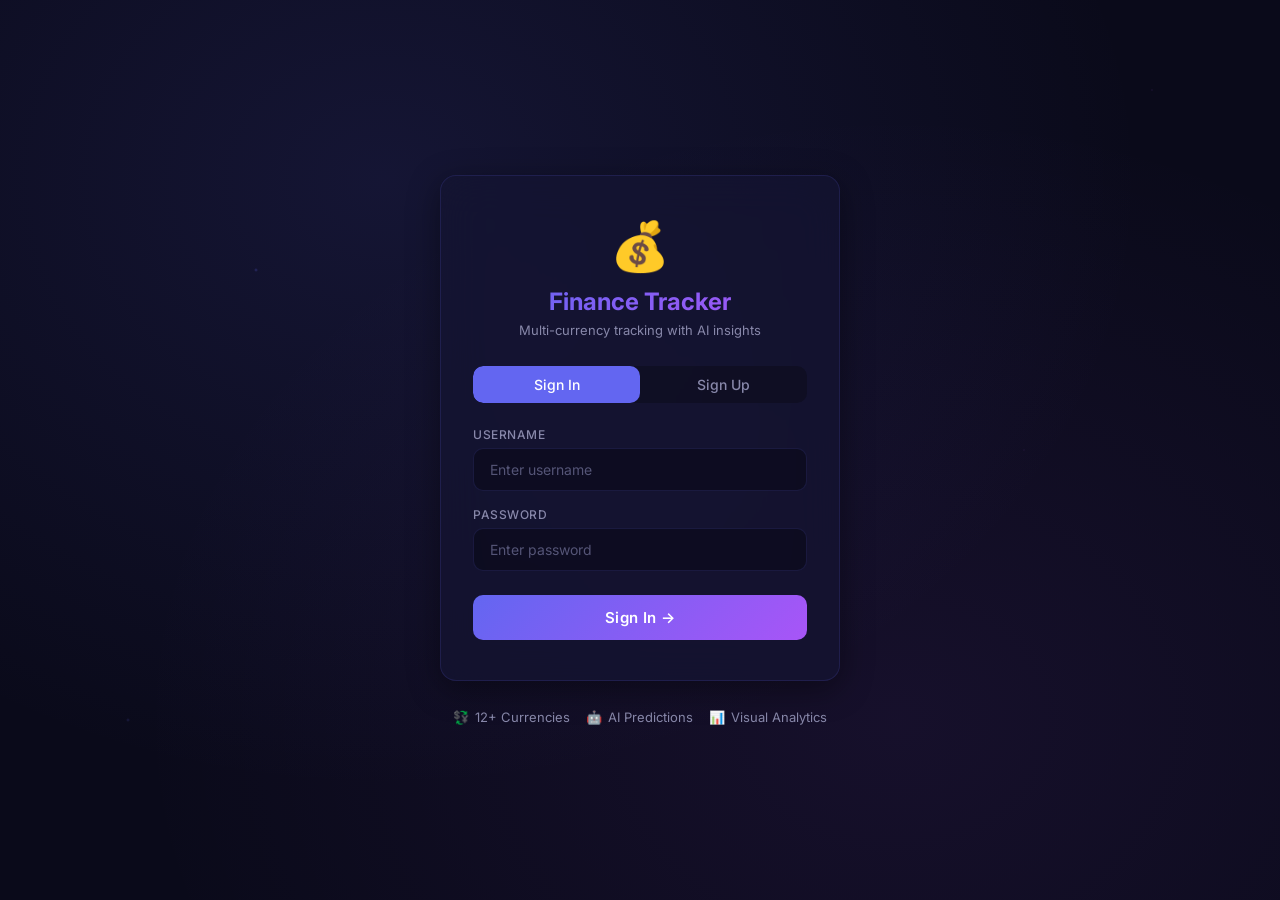
<file: finance-tracker/target/classes/static/index.html>
<!DOCTYPE html>
<html lang="en">
<head>
    <meta charset="UTF-8">
    <meta name="viewport" content="width=device-width, initial-scale=1.0">
    <meta name="description" content="Finance Tracker - Multi-currency expense tracking with AI predictions">
    <title>Finance Tracker — Login</title>
    <link href="https://fonts.googleapis.com/css2?family=Inter:wght@300;400;500;600;700&display=swap" rel="stylesheet">
    <link rel="stylesheet" href="css/style.css">
</head>
<body class="auth-page">
    <div class="bg-particles" id="bgParticles"></div>
    <div class="auth-container">
        <div class="auth-card">
            <div class="auth-logo">
                <div class="logo-icon">💰</div>
                <h1>Finance Tracker</h1>
                <p class="auth-subtitle">Multi-currency tracking with AI insights</p>
            </div>
            <div class="auth-tabs">
                <button class="tab-btn active" id="loginTab" onclick="switchTab('login')">Sign In</button>
                <button class="tab-btn" id="registerTab" onclick="switchTab('register')">Sign Up</button>
            </div>
            <form id="loginForm" class="auth-form active" onsubmit="handleLogin(event)">
                <div class="input-group">
                    <label for="loginUsername">Username</label>
                    <input type="text" id="loginUsername" placeholder="Enter username" required>
                </div>
                <div class="input-group">
                    <label for="loginPassword">Password</label>
                    <input type="password" id="loginPassword" placeholder="Enter password" required>
                </div>
                <button type="submit" class="auth-btn">Sign In →</button>
            </form>
            <form id="registerForm" class="auth-form" onsubmit="handleRegister(event)">
                <div class="input-group">
                    <label for="regUsername">Username</label>
                    <input type="text" id="regUsername" placeholder="Choose username" required>
                </div>
                <div class="input-group">
                    <label for="regEmail">Email</label>
                    <input type="email" id="regEmail" placeholder="you@example.com" required>
                </div>
                <div class="input-group">
                    <label for="regPassword">Password</label>
                    <input type="password" id="regPassword" placeholder="Create password" required>
                </div>
                <button type="submit" class="auth-btn">Create Account →</button>
            </form>
            <div class="auth-message" id="authMessage"></div>
        </div>
        <div class="auth-features">
            <div class="feature-item"><span>💱</span> 12+ Currencies</div>
            <div class="feature-item"><span>🤖</span> AI Predictions</div>
            <div class="feature-item"><span>📊</span> Visual Analytics</div>
        </div>
    </div>
    <script src="js/auth.js"></script>
</body>
</html>
</file>
<file: finance-tracker/target/classes/static/css/style.css>
/* ============================================
   Finance Tracker — Global Styles
   Dark theme with glassmorphism and gradients
   ============================================ */

:root {
    --bg-primary: #0a0a1a;
    --bg-secondary: #111128;
    --bg-card: rgba(20, 20, 50, 0.7);
    --bg-card-hover: rgba(30, 30, 70, 0.8);
    --border: rgba(99, 102, 241, 0.15);
    --border-hover: rgba(99, 102, 241, 0.35);
    --text-primary: #e8e8f0;
    --text-secondary: #8888aa;
    --text-muted: #555577;
    --accent: #6366f1;
    --accent-light: #818cf8;
    --accent-glow: rgba(99, 102, 241, 0.3);
    --green: #22c55e;
    --green-bg: rgba(34, 197, 94, 0.12);
    --red: #ef4444;
    --red-bg: rgba(239, 68, 68, 0.12);
    --purple: #a855f7;
    --gradient: linear-gradient(135deg, #6366f1 0%, #a855f7 100%);
    --radius: 16px;
    --radius-sm: 10px;
    --shadow: 0 8px 32px rgba(0, 0, 0, 0.4);
    --transition: all 0.3s cubic-bezier(0.4, 0, 0.2, 1);
}

* { margin: 0; padding: 0; box-sizing: border-box; }

body {
    font-family: 'Inter', -apple-system, sans-serif;
    background: var(--bg-primary);
    color: var(--text-primary);
    min-height: 100vh;
    overflow-x: hidden;
}

/* ---- Scrollbar ---- */
::-webkit-scrollbar { width: 6px; }
::-webkit-scrollbar-track { background: transparent; }
::-webkit-scrollbar-thumb { background: var(--accent); border-radius: 3px; }

/* ============================================
   AUTH PAGE STYLES
   ============================================ */

.auth-page {
    display: flex;
    align-items: center;
    justify-content: center;
    min-height: 100vh;
    background: radial-gradient(ellipse at 30% 20%, rgba(99,102,241,0.12) 0%, transparent 60%),
                radial-gradient(ellipse at 70% 80%, rgba(168,85,247,0.08) 0%, transparent 60%),
                var(--bg-primary);
}

.bg-particles {
    position: fixed; inset: 0;
    background-image:
        radial-gradient(2px 2px at 20% 30%, rgba(99,102,241,0.3), transparent),
        radial-gradient(2px 2px at 40% 70%, rgba(168,85,247,0.2), transparent),
        radial-gradient(1px 1px at 60% 20%, rgba(99,102,241,0.2), transparent),
        radial-gradient(1px 1px at 80% 50%, rgba(168,85,247,0.15), transparent),
        radial-gradient(2px 2px at 10% 80%, rgba(99,102,241,0.2), transparent),
        radial-gradient(1px 1px at 90% 10%, rgba(168,85,247,0.2), transparent);
    animation: floatParticles 20s ease-in-out infinite;
    pointer-events: none;
}

@keyframes floatParticles {
    0%, 100% { transform: translateY(0px); }
    50% { transform: translateY(-20px); }
}

.auth-container { text-align: center; z-index: 1; width: 100%; max-width: 440px; padding: 20px; }

.auth-card {
    background: var(--bg-card);
    backdrop-filter: blur(20px);
    border: 1px solid var(--border);
    border-radius: var(--radius);
    padding: 40px 32px;
    box-shadow: var(--shadow);
    animation: slideUp 0.6s ease-out;
}

@keyframes slideUp {
    from { opacity: 0; transform: translateY(30px); }
    to { opacity: 1; transform: translateY(0); }
}

.auth-logo .logo-icon { font-size: 48px; margin-bottom: 12px; }
.auth-logo h1 { font-size: 24px; font-weight: 700; background: var(--gradient); -webkit-background-clip: text; -webkit-text-fill-color: transparent; }
.auth-subtitle { color: var(--text-secondary); font-size: 13px; margin-top: 6px; }

.auth-tabs {
    display: flex; margin: 28px 0 24px; background: rgba(0,0,0,0.25);
    border-radius: var(--radius-sm); overflow: hidden;
}
.tab-btn {
    flex: 1; padding: 10px; border: none; background: transparent;
    color: var(--text-secondary); font-family: inherit; font-size: 14px;
    font-weight: 500; cursor: pointer; transition: var(--transition);
}
.tab-btn.active { background: var(--accent); color: white; border-radius: var(--radius-sm); }

.auth-form { display: none; }
.auth-form.active { display: block; animation: fadeIn 0.3s; }
@keyframes fadeIn { from { opacity: 0; } to { opacity: 1; } }

.input-group { margin-bottom: 16px; text-align: left; }
.input-group label { display: block; font-size: 12px; font-weight: 500; color: var(--text-secondary); margin-bottom: 6px; text-transform: uppercase; letter-spacing: 0.5px; }
.input-group input {
    width: 100%; padding: 12px 16px; background: rgba(0,0,0,0.3);
    border: 1px solid var(--border); border-radius: var(--radius-sm);
    color: var(--text-primary); font-family: inherit; font-size: 14px;
    transition: var(--transition); outline: none;
}
.input-group input:focus { border-color: var(--accent); box-shadow: 0 0 0 3px var(--accent-glow); }
.input-group input::placeholder { color: var(--text-muted); }

.auth-btn {
    width: 100%; padding: 13px; margin-top: 8px; border: none;
    background: var(--gradient); color: white; font-family: inherit;
    font-size: 15px; font-weight: 600; border-radius: var(--radius-sm);
    cursor: pointer; transition: var(--transition); letter-spacing: 0.3px;
}
.auth-btn:hover { transform: translateY(-2px); box-shadow: 0 8px 25px var(--accent-glow); }

.auth-message {
    margin-top: 16px; padding: 10px; border-radius: var(--radius-sm);
    font-size: 13px; display: none;
}
.auth-message.success { display: block; background: var(--green-bg); color: var(--green); }
.auth-message.error { display: block; background: var(--red-bg); color: var(--red); }

.auth-features {
    display: flex; gap: 16px; justify-content: center; margin-top: 28px;
    animation: slideUp 0.8s ease-out;
}
.feature-item {
    font-size: 13px; color: var(--text-secondary);
    display: flex; align-items: center; gap: 6px;
}

/* ============================================
   DASHBOARD LAYOUT
   ============================================ */

.dashboard-page { display: flex; min-height: 100vh; }

.sidebar {
    width: 220px; background: var(--bg-secondary); border-right: 1px solid var(--border);
    display: flex; flex-direction: column; padding: 24px 16px; position: fixed;
    top: 0; left: 0; bottom: 0; z-index: 100;
}
.sidebar-logo { font-size: 18px; font-weight: 700; padding: 0 8px 24px; border-bottom: 1px solid var(--border); }
.sidebar-logo span { margin-right: 8px; }

.sidebar-nav { list-style: none; margin-top: 20px; flex: 1; }
.nav-item {
    padding: 12px 14px; border-radius: var(--radius-sm); cursor: pointer;
    font-size: 14px; color: var(--text-secondary); margin-bottom: 4px;
    transition: var(--transition);
}
.nav-item:hover { background: rgba(99,102,241,0.08); color: var(--text-primary); }
.nav-item.active { background: var(--accent); color: white; font-weight: 500; }

.sidebar-footer {
    border-top: 1px solid var(--border); padding-top: 16px;
    display: flex; flex-direction: column; gap: 8px; font-size: 13px;
}
.logout-btn {
    padding: 8px; border: 1px solid var(--red); background: transparent;
    color: var(--red); border-radius: var(--radius-sm); cursor: pointer;
    font-family: inherit; font-size: 12px; transition: var(--transition);
}
.logout-btn:hover { background: var(--red-bg); }

.main-content { flex: 1; margin-left: 220px; padding: 24px 32px; }

.top-bar {
    display: flex; justify-content: space-between; align-items: center;
    margin-bottom: 28px; padding-bottom: 20px; border-bottom: 1px solid var(--border);
}
.top-bar h2 { font-size: 22px; font-weight: 700; }
.top-bar-right { display: flex; align-items: center; gap: 12px; }
.top-bar-right select {
    padding: 8px 12px; background: var(--bg-card); border: 1px solid var(--border);
    color: var(--text-primary); border-radius: var(--radius-sm); font-family: inherit;
    cursor: pointer; outline: none;
}
.user-badge {
    width: 36px; height: 36px; background: var(--gradient); border-radius: 50%;
    display: flex; align-items: center; justify-content: center; font-weight: 600; font-size: 14px;
}

.section { display: none; animation: fadeIn 0.3s; }
.section.active { display: block; }

/* ---- Stats Cards ---- */
.stats-grid { display: grid; grid-template-columns: repeat(3, 1fr); gap: 20px; margin-bottom: 28px; }
.stat-card {
    background: var(--bg-card); border: 1px solid var(--border); border-radius: var(--radius);
    padding: 24px; backdrop-filter: blur(10px); transition: var(--transition);
}
.stat-card:hover { border-color: var(--border-hover); transform: translateY(-3px); }
.stat-label { font-size: 12px; text-transform: uppercase; letter-spacing: 1px; color: var(--text-secondary); margin-bottom: 8px; }
.stat-value { font-size: 28px; font-weight: 700; }
.income-card .stat-value { color: var(--green); }
.expense-card .stat-value { color: var(--red); }
.balance-card .stat-value { background: var(--gradient); -webkit-background-clip: text; -webkit-text-fill-color: transparent; }

/* ---- Charts ---- */
.charts-grid { display: grid; grid-template-columns: 1fr 1fr; gap: 20px; margin-bottom: 28px; }
.chart-card {
    background: var(--bg-card); border: 1px solid var(--border); border-radius: var(--radius);
    padding: 24px;
}
.chart-card h3 { font-size: 15px; margin-bottom: 16px; font-weight: 600; }
.chart-card canvas { max-height: 260px; }

/* ---- Transactions ---- */
.recent-card, .all-transactions-card, .add-transaction-card, .converter-card, .rates-card, .prediction-card {
    background: var(--bg-card); border: 1px solid var(--border); border-radius: var(--radius);
    padding: 24px; margin-bottom: 20px;
}
.recent-card h3, .all-transactions-card h3, .add-transaction-card h3, .converter-card h3, .rates-card h3, .prediction-card h3 {
    font-size: 16px; margin-bottom: 16px; font-weight: 600;
}

.transaction-list { max-height: 400px; overflow-y: auto; }
.txn-item {
    display: flex; align-items: center; justify-content: space-between;
    padding: 14px 16px; border-radius: var(--radius-sm); margin-bottom: 6px;
    background: rgba(0,0,0,0.2); transition: var(--transition);
}
.txn-item:hover { background: rgba(0,0,0,0.35); }
.txn-left { display: flex; align-items: center; gap: 12px; }
.txn-cat-icon { font-size: 20px; }
.txn-info { display: flex; flex-direction: column; }
.txn-desc { font-size: 14px; font-weight: 500; }
.txn-meta { font-size: 11px; color: var(--text-secondary); margin-top: 2px; }
.txn-amount { font-size: 15px; font-weight: 600; }
.txn-amount.income { color: var(--green); }
.txn-amount.expense { color: var(--red); }
.txn-delete {
    background: none; border: none; color: var(--text-muted); cursor: pointer;
    font-size: 16px; margin-left: 12px; transition: var(--transition);
}
.txn-delete:hover { color: var(--red); }

.empty-msg { text-align: center; color: var(--text-muted); padding: 30px; font-size: 14px; }

/* ---- Add Transaction Form ---- */
.form-row { display: grid; grid-template-columns: repeat(3, 1fr); gap: 14px; margin-bottom: 14px; }
.form-group label { display: block; font-size: 12px; color: var(--text-secondary); margin-bottom: 6px; text-transform: uppercase; letter-spacing: 0.5px; }
.form-group input, .form-group select {
    width: 100%; padding: 10px 12px; background: rgba(0,0,0,0.3);
    border: 1px solid var(--border); border-radius: var(--radius-sm);
    color: var(--text-primary); font-family: inherit; font-size: 13px;
    outline: none; transition: var(--transition);
}
.form-group input:focus, .form-group select:focus { border-color: var(--accent); }
.submit-btn {
    padding: 12px 32px; background: var(--gradient); border: none;
    color: white; border-radius: var(--radius-sm); font-family: inherit;
    font-size: 14px; font-weight: 600; cursor: pointer; transition: var(--transition);
}
.submit-btn:hover { transform: translateY(-2px); box-shadow: 0 6px 20px var(--accent-glow); }

/* ---- Currency Converter ---- */
.converter-body {
    display: flex; align-items: flex-end; gap: 14px; flex-wrap: wrap;
}
.converter-input { flex: 1; min-width: 140px; }
.converter-input label { display: block; font-size: 12px; color: var(--text-secondary); margin-bottom: 6px; text-transform: uppercase; }
.converter-input input, .converter-input select {
    width: 100%; padding: 10px 12px; background: rgba(0,0,0,0.3);
    border: 1px solid var(--border); border-radius: var(--radius-sm);
    color: var(--text-primary); font-family: inherit; outline: none;
}
.swap-btn {
    padding: 10px 16px; background: rgba(0,0,0,0.3); border: 1px solid var(--border);
    color: var(--accent-light); border-radius: var(--radius-sm); cursor: pointer;
    font-size: 18px; transition: var(--transition);
}
.swap-btn:hover { background: var(--accent-glow); }
.convert-btn {
    padding: 10px 24px; background: var(--gradient); border: none;
    color: white; border-radius: var(--radius-sm); cursor: pointer;
    font-family: inherit; font-weight: 600; transition: var(--transition);
}
.convert-btn:hover { box-shadow: 0 4px 15px var(--accent-glow); }
.convert-result {
    margin-top: 20px; padding: 20px; background: rgba(0,0,0,0.2);
    border-radius: var(--radius-sm); text-align: center; font-size: 24px;
    font-weight: 700; color: var(--accent-light); display: none;
}

.rates-grid { display: grid; grid-template-columns: repeat(4, 1fr); gap: 10px; }
.rate-item {
    padding: 14px; background: rgba(0,0,0,0.2); border-radius: var(--radius-sm);
    text-align: center; transition: var(--transition);
}
.rate-item:hover { background: rgba(0,0,0,0.35); transform: translateY(-2px); }
.rate-code { font-size: 14px; font-weight: 600; color: var(--accent-light); }
.rate-value { font-size: 12px; color: var(--text-secondary); margin-top: 4px; }

/* ---- AI Prediction ---- */
.prediction-desc { color: var(--text-secondary); font-size: 14px; margin-bottom: 16px; }
.predict-btn {
    padding: 12px 28px; background: linear-gradient(135deg, #a855f7, #6366f1);
    border: none; color: white; border-radius: var(--radius-sm);
    font-family: inherit; font-size: 14px; font-weight: 600;
    cursor: pointer; transition: var(--transition);
}
.predict-btn:hover { transform: translateY(-2px); box-shadow: 0 6px 20px rgba(168,85,247,0.3); }
.prediction-result {
    margin-top: 20px; padding: 20px; background: rgba(0,0,0,0.2);
    border-radius: var(--radius-sm); display: none; line-height: 1.8;
}
.prediction-result h4 { color: var(--purple); margin-bottom: 8px; }
.pred-value { font-size: 28px; font-weight: 700; background: linear-gradient(135deg, #a855f7, #6366f1); -webkit-background-clip: text; -webkit-text-fill-color: transparent; }

/* ---- Responsive ---- */
@media (max-width: 900px) {
    .sidebar { width: 64px; padding: 16px 8px; }
    .sidebar-logo span { font-size: 22px; }
    .sidebar-logo { font-size: 0; padding-bottom: 16px; }
    .nav-item { font-size: 0; text-align: center; padding: 12px 8px; }
    .nav-item::first-letter { font-size: 18px; }
    .sidebar-footer { font-size: 0; }
    .logout-btn { font-size: 10px; }
    .main-content { margin-left: 64px; padding: 16px; }
    .stats-grid { grid-template-columns: 1fr; }
    .charts-grid { grid-template-columns: 1fr; }
    .form-row { grid-template-columns: 1fr; }
    .rates-grid { grid-template-columns: repeat(2, 1fr); }
}
</file>
